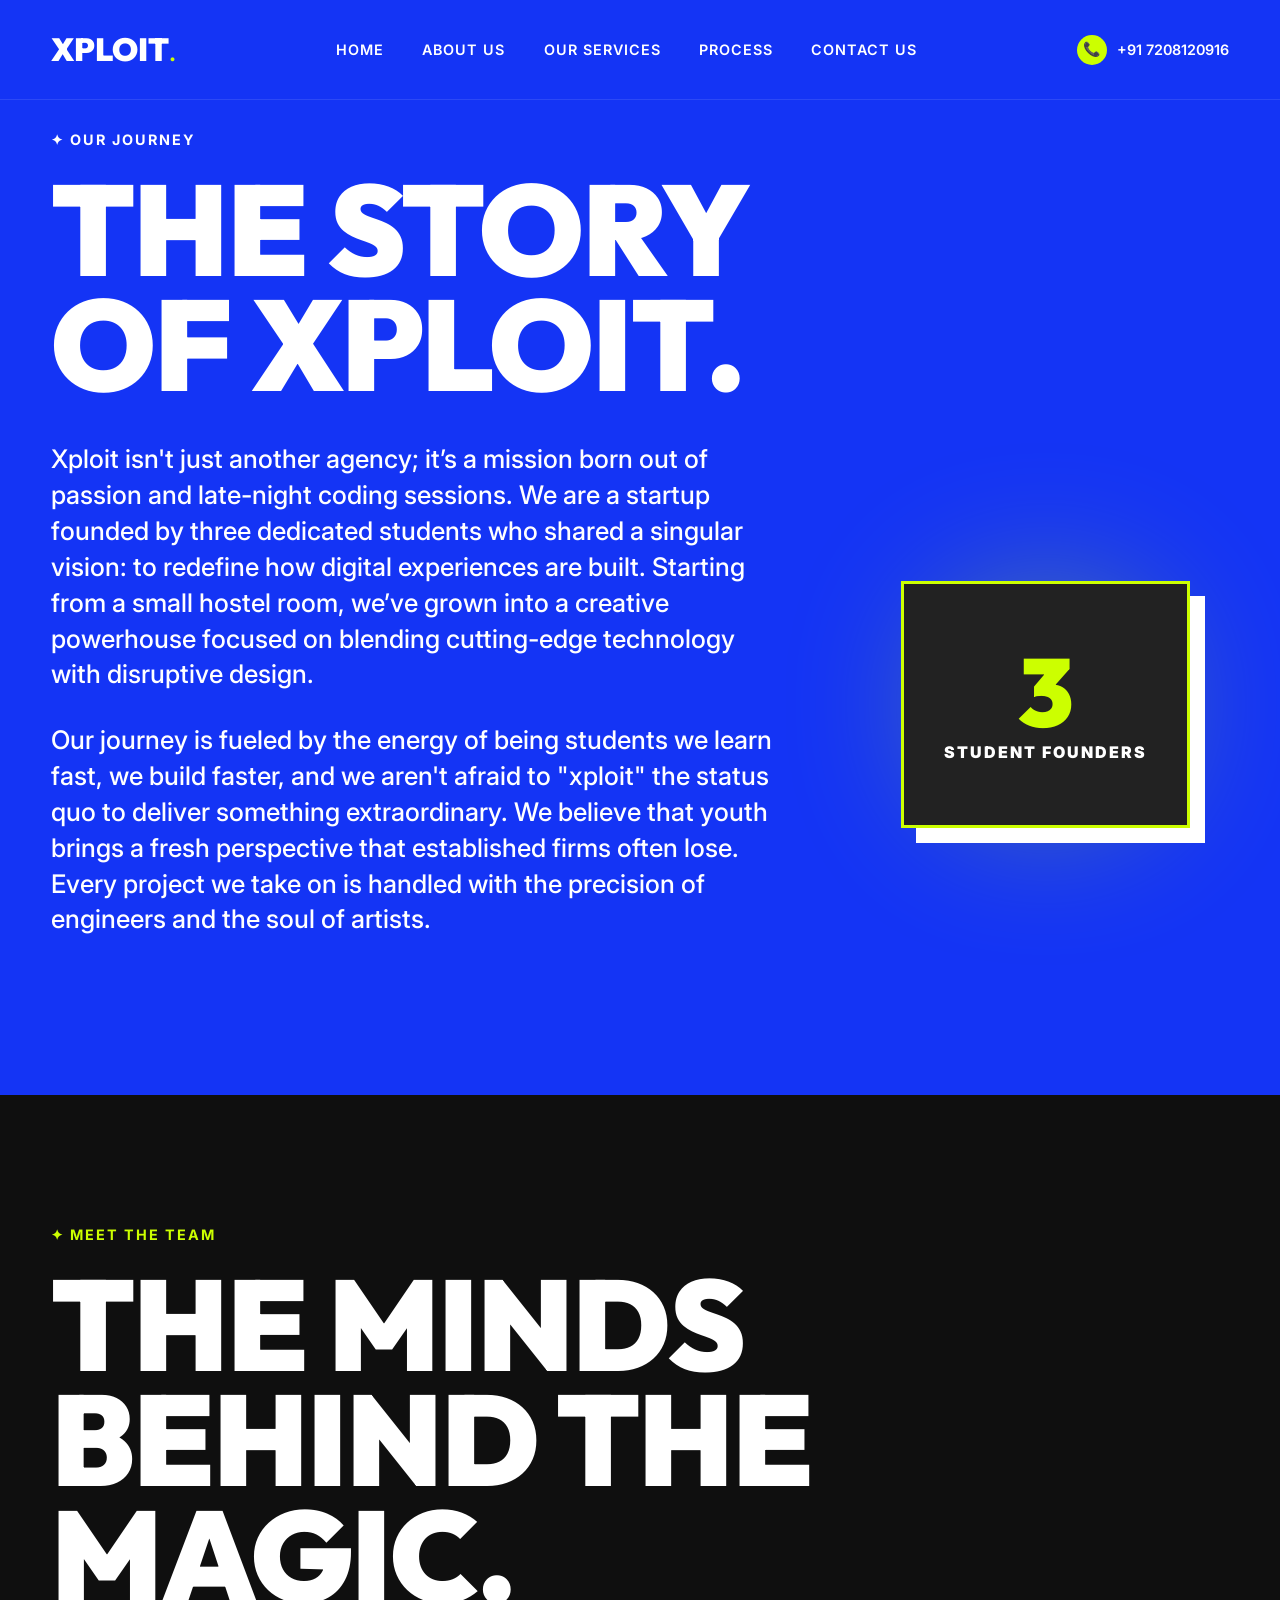
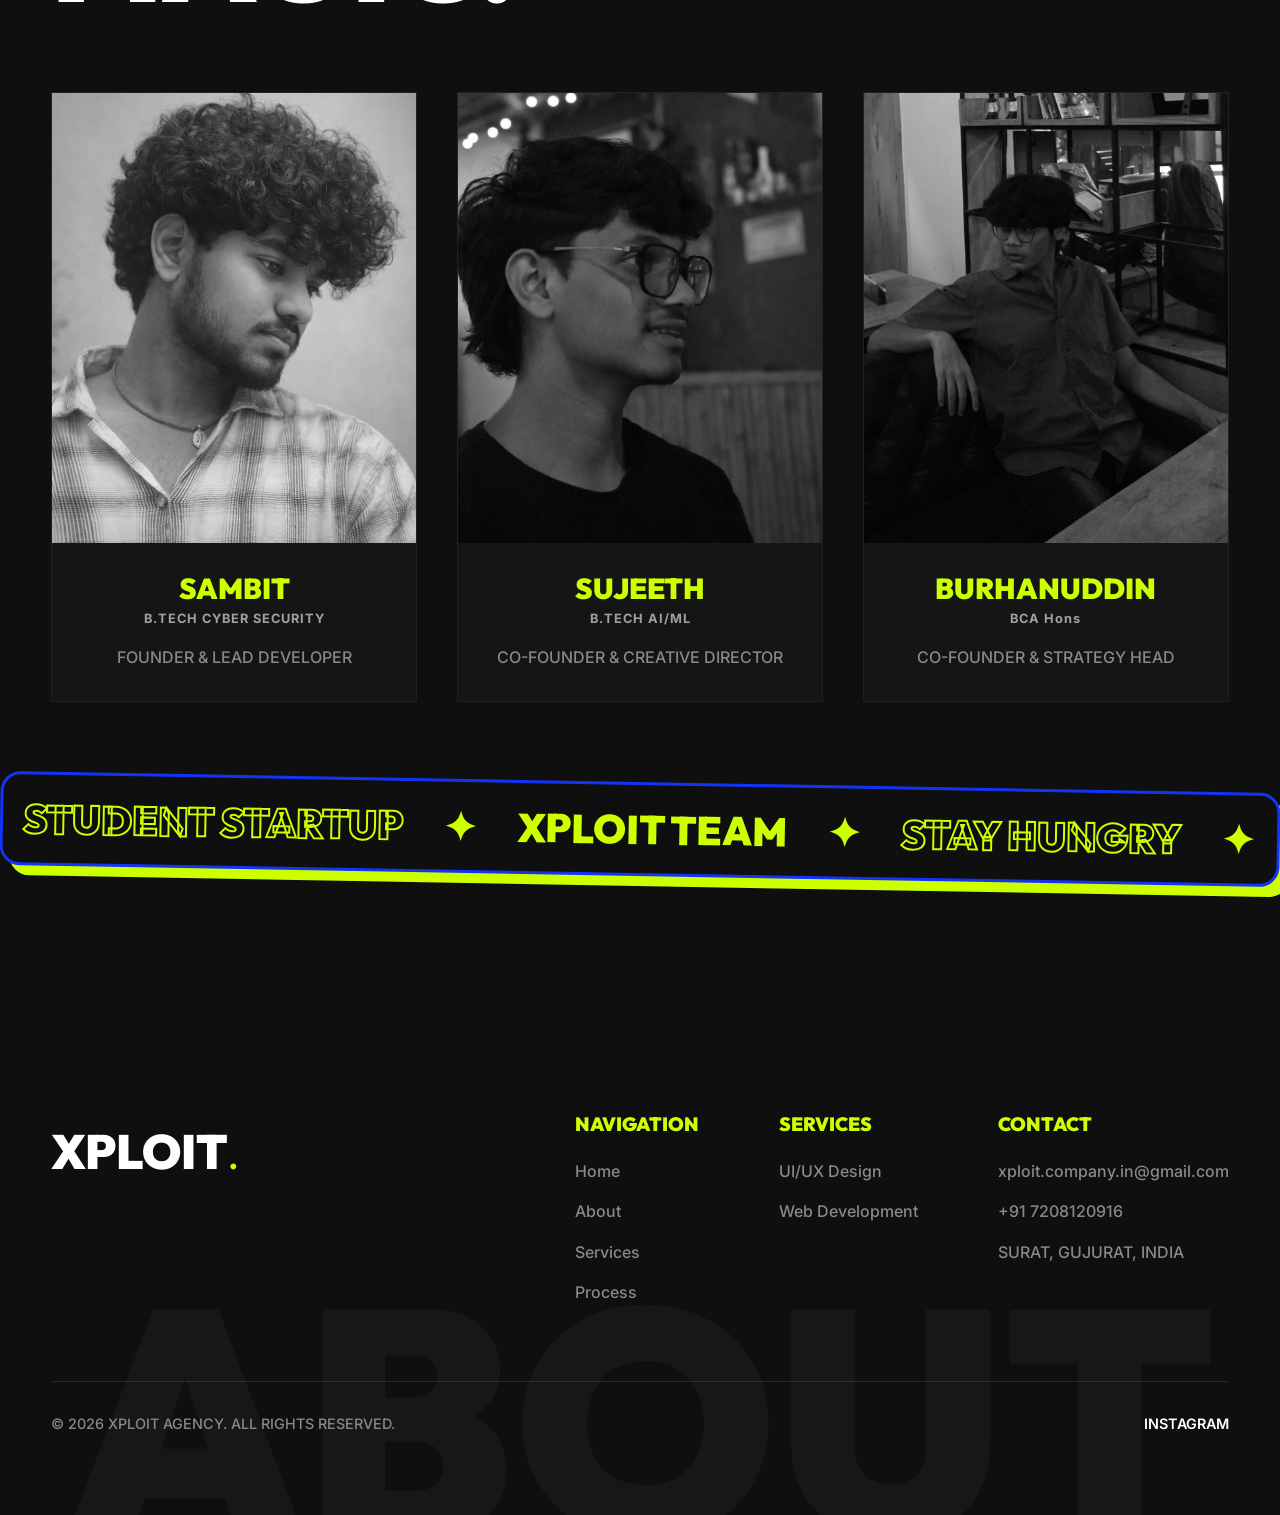
<file: about.html>
<!DOCTYPE html>
<html lang="en">

<head>
    <meta charset="UTF-8">
    <meta name="viewport" content="width=device-width, initial-scale=1.0">
    <title>About Us | Xploit Agency</title>
    <meta name="description" content="Learn about Xploit, a creative student-led startup pushing digital boundaries.">

    <!-- Google Fonts -->
    <link rel="preconnect" href="https://fonts.googleapis.com">
    <link rel="preconnect" href="https://fonts.gstatic.com" crossorigin>
    <link
        href="https://fonts.googleapis.com/css2?family=Outfit:wght@400;700;900&family=Inter:wght@400;500;600&display=swap"
        rel="stylesheet">

    <link rel="stylesheet" href="styles.css">
</head>

<body class="bg-darker">
    <header class="navbar">
        <div class="container">
            <a href="index.html" class="logo">
                <span class="logo-text">XPLOIT</span><span class="dot">.</span>
            </a>
            <nav class="nav-links">
                <a href="index.html">Home</a>
                <a href="about.html" class="active">About Us</a>
                <a href="services.html">Our Services</a>
                <a href="process.html">Process</a>
                <a href="contact.html">Contact Us</a>
            </nav>
            <div class="nav-contact">
                <span class="phone-icon">📞</span>
                <span class="phone-number">+91 7208120916</span>
            </div>
            <button class="mobile-menu-btn" aria-label="Toggle menu">
                <span></span>
                <span></span>
                <span></span>
            </button>
        </div>
    </header>

    <main>
        <!-- About Hero Section -->
        <section class="about-hero section-padding bg-blue">
            <div class="container">
                <div class="section-label text-white">✦ OUR JOURNEY</div>
                <h1 class="giant-text text-white">THE STORY<br>OF XPLOIT.</h1>
                <div class="about-intro-grid">
                    <div class="intro-left">
                        <p class="big-para">
                            Xploit isn't just another agency; it’s a mission born out of passion and late-night coding
                            sessions. We are a startup founded by three dedicated students who shared a singular
                            vision: to redefine how digital experiences are built. Starting from a small hostel room,
                            we’ve grown into a creative powerhouse focused on blending cutting-edge technology with
                            disruptive design.
                        </p>
                        <p class="big-para">
                            Our journey is fueled by the energy of being students we learn fast, we build faster, and we
                            aren't afraid to "xploit" the status quo to deliver something extraordinary. We believe that
                            youth brings a fresh perspective that established firms often lose. Every project we take on
                            is handled with the precision of engineers and the soul of artists.
                        </p>
                    </div>
                    <div class="intro-right">
                        <div class="decorative-blob neon-bg"></div>
                        <div class="stat-card dark-card">
                            <h2 class="neon-text">3</h2>
                            <p>STUDENT FOUNDERS</p>
                        </div>
                    </div>
                </div>
            </div>
        </section>

        <!-- Team Section -->
        <section class="team-section section-padding bg-darker">
            <div class="container">
                <div class="section-top text-center">
                    <div class="section-label neon-text">✦ MEET THE TEAM</div>
                    <h2 class="giant-text">THE MINDS BEHIND THE MAGIC.</h2>
                </div>

                <div class="team-grid">
                    <!-- Member 1 -->
                    <div class="team-card">
                        <div class="member-image-wrapper">
                            <img src="asset/sambit.jpeg" alt="Sambit - Founder & Lead Developer">

                            <div class="member-overlay">
                                <a href="https://www.instagram.com/fr.sambit?igsh=c3Q3eGV4NDF1c3V1" target="_blank"
                                    class="social-link" title="Instagram">
                                    <svg viewBox="0 0 24 24" fill="none" stroke="currentColor" stroke-width="2"
                                        stroke-linecap="round" stroke-linejoin="round" style="width:20px;height:20px;">
                                        <rect x="2" y="2" width="20" height="20" rx="5" ry="5"></rect>
                                        <path d="M16 11.37A4 4 0 1 1 12.63 8 4 4 0 0 1 16 11.37z"></path>
                                        <line x1="17.5" y1="6.5" x2="17.51" y2="6.5"></line>
                                    </svg>
                                </a>
                                <a href="https://www.linkedin.com/in/sambit-swain-964b9b368" target="_blank"
                                    class="social-link" title="LinkedIn">
                                    <svg viewBox="0 0 24 24" fill="none" stroke="currentColor" stroke-width="2"
                                        stroke-linecap="round" stroke-linejoin="round" style="width:20px;height:20px;">
                                        <path
                                            d="M16 8a6 6 0 0 1 6 6v7h-4v-7a2 2 0 0 0-2-2 2 2 0 0 0-2 2v7h-4v-7a6 6 0 0 1 6-6z">
                                        </path>
                                        <rect x="2" y="9" width="4" height="12"></rect>
                                        <circle cx="4" cy="4" r="2"></circle>
                                    </svg>
                                </a>
                            </div>

                        </div>
                        <div class="member-info">
                            <h3 class="neon-text">SAMBIT</h3>
                            <p class="member-degree">B.TECH CYBER SECURITY</p>
                            <p class="member-role">FOUNDER & LEAD DEVELOPER</p>
                        </div>
                    </div>

                    <!-- Member 2 -->
                    <div class="team-card">
                        <div class="member-image-wrapper">
                            <img src="asset/sujeet.jpeg" alt="Sujeet - Co-Founder & Creative Director">

                            <div class="member-overlay">
                                <a href="https://www.instagram.com/ssup.sujeeth?igsh=ZzNwemlsenI0bHh4" target="_blank"
                                    class="social-link" title="Instagram">
                                    <svg viewBox="0 0 24 24" fill="none" stroke="currentColor" stroke-width="2"
                                        stroke-linecap="round" stroke-linejoin="round" style="width:20px;height:20px;">
                                        <rect x="2" y="2" width="20" height="20" rx="5" ry="5"></rect>
                                        <path d="M16 11.37A4 4 0 1 1 12.63 8 4 4 0 0 1 16 11.37z"></path>
                                        <line x1="17.5" y1="6.5" x2="17.51" y2="6.5"></line>
                                    </svg>
                                </a>
                                <a href="https://www.linkedin.com/in/gangadi-sujeeth-b37199378?utm_source=share&utm_campaign=share_via&utm_content=profile&utm_medium=android_app"
                                    target="_blank" class="social-link" title="LinkedIn">
                                    <svg viewBox="0 0 24 24" fill="none" stroke="currentColor" stroke-width="2"
                                        stroke-linecap="round" stroke-linejoin="round" style="width:20px;height:20px;">
                                        <path
                                            d="M16 8a6 6 0 0 1 6 6v7h-4v-7a2 2 0 0 0-2-2 2 2 0 0 0-2 2v7h-4v-7a6 6 0 0 1 6-6z">
                                        </path>
                                        <rect x="2" y="9" width="4" height="12"></rect>
                                        <circle cx="4" cy="4" r="2"></circle>
                                    </svg>
                                </a>
                            </div>

                        </div>
                        <div class="member-info">
                            <h3 class="neon-text">SUJEETH</h3>
                            <p class="member-degree">B.TECH AI/ML</p>
                            <p class="member-role">CO-FOUNDER & CREATIVE DIRECTOR</p>
                        </div>
                    </div>

                    <!-- Member 3 -->
                    <div class="team-card">
                        <div class="member-image-wrapper">
                            <img src="asset/burhan.jpeg" alt="Burhanuddin - Co-Founder & Strategy Head">

                            <div class="member-overlay">
                                <a href="https://www.instagram.com/brh_nudn?igsh=ejQ1eXQzMTE2a3U2" target="_blank"
                                    class="social-link" title="Instagram">
                                    <svg viewBox="0 0 24 24" fill="none" stroke="currentColor" stroke-width="2"
                                        stroke-linecap="round" stroke-linejoin="round" style="width:20px;height:20px;">
                                        <rect x="2" y="2" width="20" height="20" rx="5" ry="5"></rect>
                                        <path d="M16 11.37A4 4 0 1 1 12.63 8 4 4 0 0 1 16 11.37z"></path>
                                        <line x1="17.5" y1="6.5" x2="17.51" y2="6.5"></line>
                                    </svg>
                                </a>
                                <a href="https://www.linkedin.com/in/burhanuddin-mandarwala-b36473372?utm_source=share_via&utm_content=profile&utm_medium=member_android"
                                    target="_blank" class="social-link" title="LinkedIn">
                                    <svg viewBox="0 0 24 24" fill="none" stroke="currentColor" stroke-width="2"
                                        stroke-linecap="round" stroke-linejoin="round" style="width:20px;height:20px;">
                                        <path
                                            d="M16 8a6 6 0 0 1 6 6v7h-4v-7a2 2 0 0 0-2-2 2 2 0 0 0-2 2v7h-4v-7a6 6 0 0 1 6-6z">
                                        </path>
                                        <rect x="2" y="9" width="4" height="12"></rect>
                                        <circle cx="4" cy="4" r="2"></circle>
                                    </svg>
                                </a>
                            </div>

                        </div>
                        <div class="member-info">
                            <h3 class="neon-text">BURHANUDDIN</h3>
                            <p class="member-degree">BCA Hons</p>
                            <p class="member-role">CO-FOUNDER & STRATEGY HEAD</p>
                        </div>
                    </div>
                </div>
            </div>

            <!-- Funky Decorative Strip -->
            <div class="funky-strip" style="margin-top: 80px;">
                <div class="funky-marquee">
                    <span class="outline">STUDENT STARTUP</span> <span>✦</span>
                    <span>XPLOIT TEAM</span> <span>✦</span>
                    <span class="outline">STAY HUNGRY</span> <span>✦</span>
                    <span>BUILDING THE FUTURE</span> <span>✦</span>
                    <span class="outline">STUDENT STARTUP</span> <span>✦</span>
                    <span>XPLOIT TEAM</span> <span>✦</span>
                    <span class="outline">STAY HUNGRY</span> <span>✦</span>
                    <span>BUILDING THE FUTURE</span> <span>✦</span>
                </div>
            </div>
        </section>
    </main>

    <footer class="big-footer bg-darker">
        <div class="container">
            <div class="footer-top">
                <div class="footer-brand">
                    <a href="index.html" class="logo">
                        <span class="logo-text text-white">XPLOIT</span><span class="dot neon-text">.</span>
                    </a>
                </div>
                <div class="footer-links-grid">
                    <div class="footer-column">
                        <h4>NAVIGATION</h4>
                        <a href="index.html">Home</a>
                        <a href="about.html">About</a>
                        <a href="services.html">Services</a>
                        <a href="process.html">Process</a>
                    </div>
                    <div class="footer-column">
                        <h4>SERVICES</h4>
                        <a href="#">UI/UX Design</a>
                        <a href="#">Web Development</a>
                    </div>
                    <div class="footer-column">
                        <h4>CONTACT</h4>
                        <a href="mailto:xploit.company.in@gmail.com">xploit.company.in@gmail.com</a>
                        <a href="tel:+917208120916">+91 7208120916</a>
                        <a href="#">SURAT, GUJURAT, INDIA</a>
                    </div>
                </div>
            </div>

            <div class="footer-bottom">
                <div class="copyright">&copy; 2026 XPLOIT AGENCY. ALL RIGHTS RESERVED.</div>
                <div class="socials">
                    <a href="#">INSTAGRAM</a>
                </div>
            </div>
        </div>
        <div class="footer-watermark">ABOUT</div>
    </footer>

    <script src="script.js"></script>
</body>

</html>
</file>
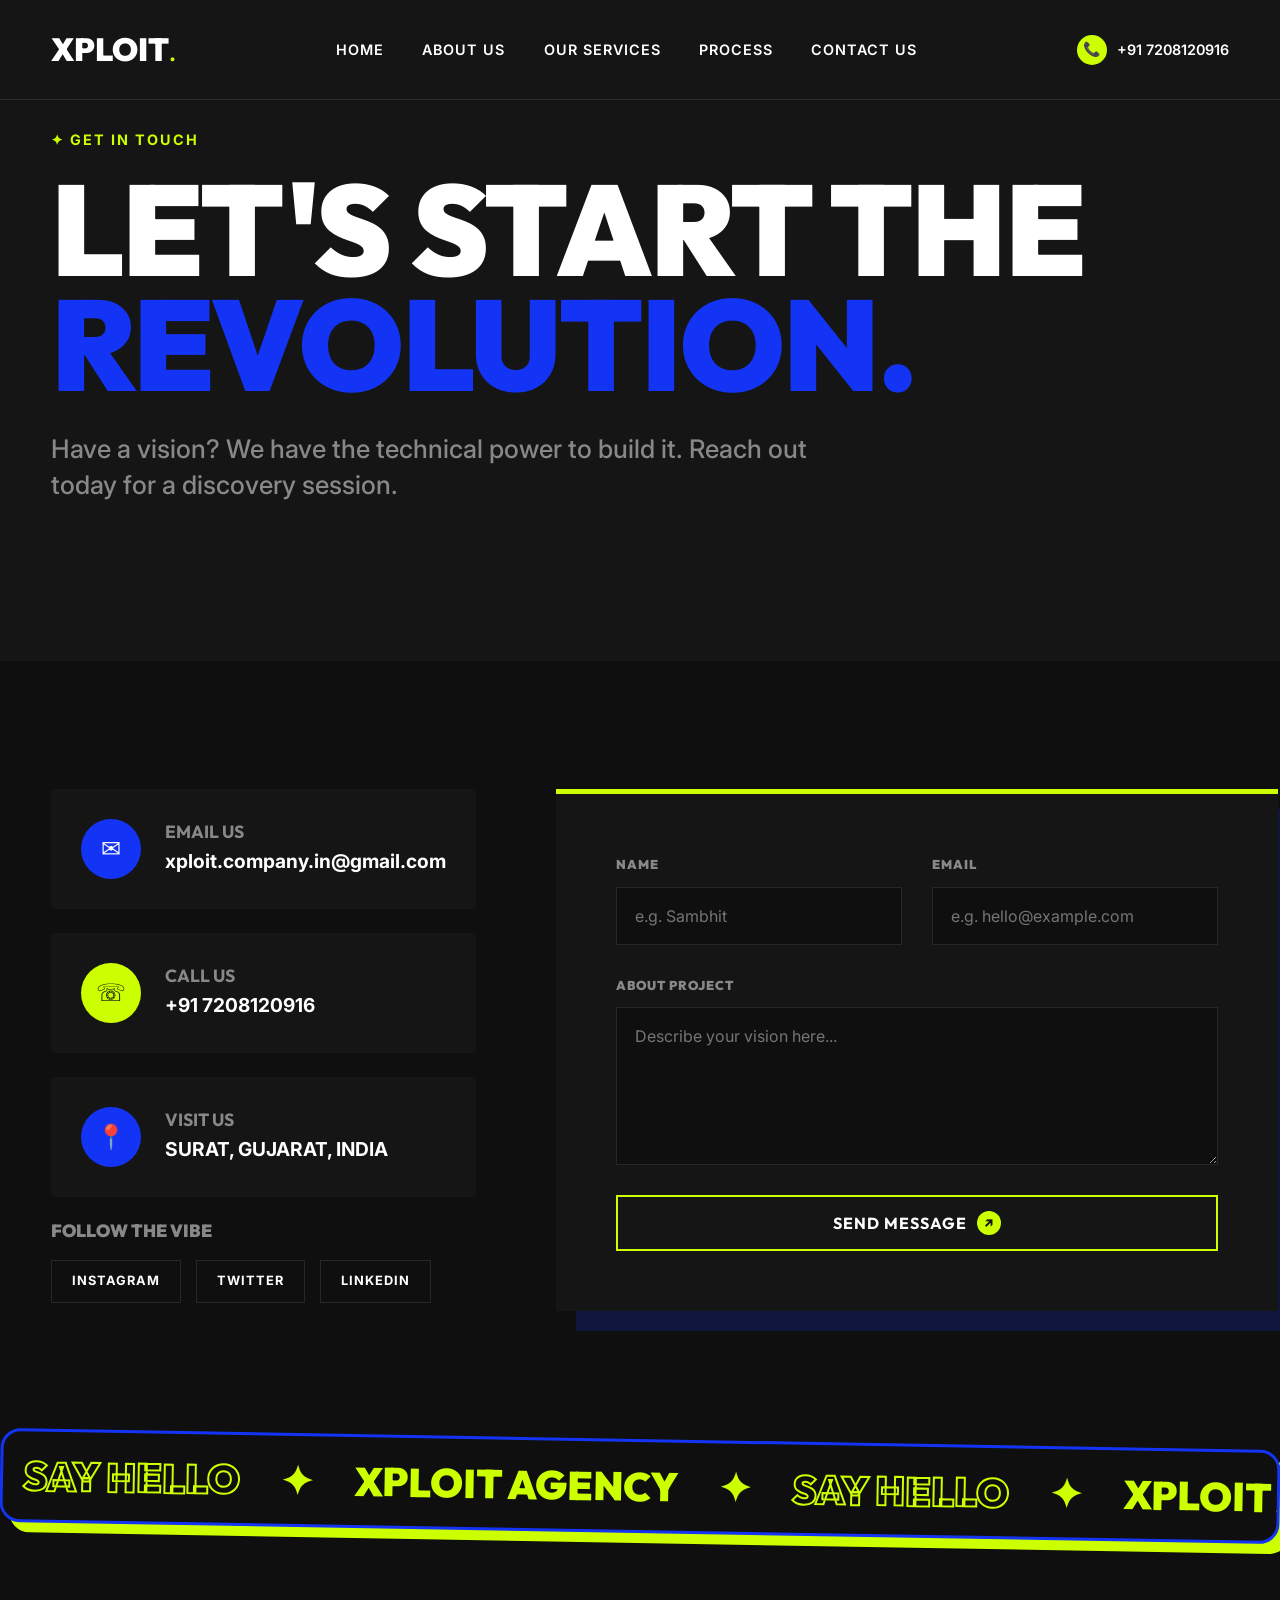
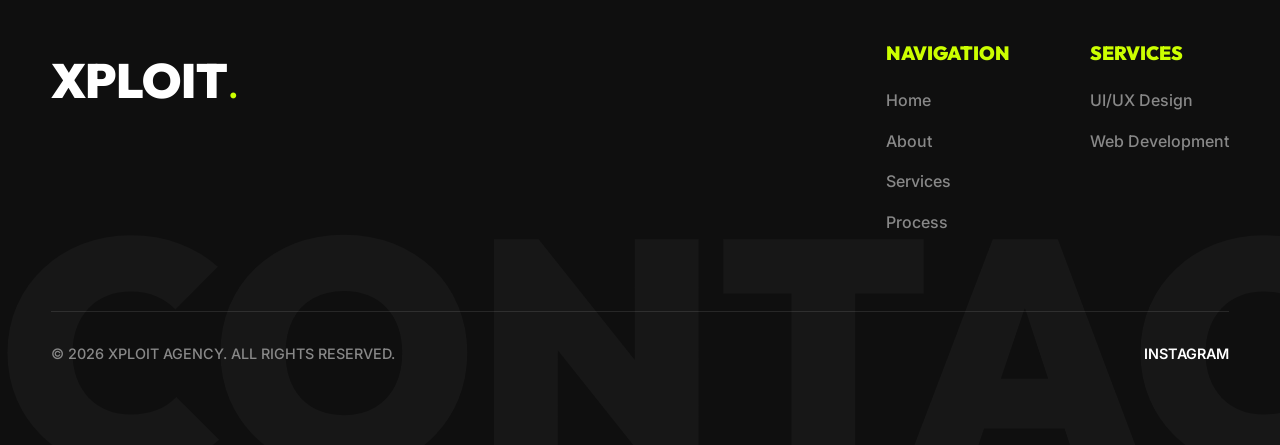
<file: contact.html>
<!DOCTYPE html>
<html lang="en">
<head>
    <meta charset="UTF-8">
    <meta name="viewport" content="width=device-width, initial-scale=1.0">
    <title>Contact Us | Xploit Agency</title>
    <meta name="description" content="Get in touch with Xploit Agency for high-end digital solutions.">
    
    <!-- Google Fonts -->
    <link rel="preconnect" href="https://fonts.googleapis.com">
    <link rel="preconnect" href="https://fonts.gstatic.com" crossorigin>
    <link href="https://fonts.googleapis.com/css2?family=Outfit:wght@400;700;900&family=Inter:wght@400;500;600&display=swap" rel="stylesheet">
    
    <link rel="stylesheet" href="styles.css">
</head>
<body class="bg-darker text-white">
    <header class="navbar">
        <div class="container">
            <a href="index.html" class="logo">
                <span class="logo-text">XPLOIT</span><span class="dot">.</span>
            </a>
            <nav class="nav-links">
                <a href="index.html">Home</a>
                <a href="about.html">About Us</a>
                <a href="services.html">Our Services</a>
                <a href="process.html">Process</a>
                <a href="contact.html" class="active">Contact Us</a>
            </nav>
            <div class="nav-contact">
                <span class="phone-icon">📞</span>
                <span class="phone-number">+91 7208120916</span>
            </div>
            <button class="mobile-menu-btn" aria-label="Toggle menu">
                <span></span>
                <span></span>
                <span></span>
            </button>
        </div>
    </header>

    <main>
        <!-- Contact Hero -->
        <section class="contact-hero section-padding bg-dark">
            <div class="container">
                <div class="section-label neon-text">✦ GET IN TOUCH</div>
                <h1 class="giant-text">LET'S START THE<br><span class="text-blue">REVOLUTION.</span></h1>
                <p class="big-para" style="max-width: 800px; margin-top: 30px; color: var(--color-grey);">
                    Have a vision? We have the technical power to build it. Reach out today for a discovery session.
                </p>
            </div>
        </section>

        <!-- Contact Content Section -->
        <section class="contact-main-section section-padding">
            <div class="container">
                <div class="contact-grid">
                    
                    <!-- Left: Contact Details -->
                    <div class="contact-details">
                        <div class="contact-method-card">
                            <span class="method-icon blue-bg">✉</span>
                            <div class="method-info">
                                <h3>EMAIL US</h3>
                                <a href="mailto:xploit.company.in@gmail.com">xploit.company.in@gmail.com</a>
                            </div>
                        </div>

                        <div class="contact-method-card">
                            <span class="method-icon neon-bg" style="color:var(--color-dark)">☏</span>
                            <div class="method-info">
                                <h3>CALL US</h3>
                                <a href="tel:+917208120916">+91 7208120916</a>
                            </div>
                        </div>

                        <div class="contact-method-card">
                            <span class="method-icon blue-bg">📍</span>
                            <div class="method-info">
                                <h3>VISIT US</h3>
                                <p>SURAT, GUJARAT, INDIA</p>
                            </div>
                        </div>

                        <div class="social-box mt-4">
                            <h3>FOLLOW THE VIBE</h3>
                            <div class="social-links-grid">
                                <a href="#" class="social-tag">INSTAGRAM</a>
                                <a href="#" class="social-tag">TWITTER</a>
                                <a href="#" class="social-tag">LINKEDIN</a>
                            </div>
                        </div>
                    </div>

                    <!-- Right: Sleek Form -->
                    <div class="contact-form-wrapper">
                        <form id="xploit-contact-form" class="modern-form">
                            <div class="form-row">
                                <div class="input-group">
                                    <label>NAME</label>
                                    <input type="text" placeholder="e.g. Sambhit" required>
                                </div>
                                <div class="input-group">
                                    <label>EMAIL</label>
                                    <input type="email" placeholder="e.g. hello@example.com" required>
                                </div>

                            </div>

                             <!-- Removed Service selection as requested -->


                            <div class="input-group">
                                <label>ABOUT PROJECT</label>
                                <textarea placeholder="Describe your vision here..." rows="6" required></textarea>

                            </div>

                            <button type="submit" class="btn btn-outline-neon" style="width: 100%; justify-content: center;">
                                SEND MESSAGE <span>↗</span>
                            </button>
                        </form>
                    </div>

                </div>
            </div>
        </section>

        <!-- Decorative Strip -->
        <div class="funky-strip">
            <div class="funky-marquee">
                <span class="outline">SAY HELLO</span> <span>✦</span>
                <span>XPLOIT AGENCY</span> <span>✦</span>
                <span class="outline">SAY HELLO</span> <span>✦</span>
                <span>XPLOIT AGENCY</span> <span>✦</span>
                <span class="outline">SAY HELLO</span> <span>✦</span>
                <span>XPLOIT AGENCY</span> <span>✦</span>
                <span class="outline">SAY HELLO</span> <span>✦</span>
                <span>XPLOIT AGENCY</span> <span>✦</span>
            </div>
        </div>
    </main>

    <footer class="big-footer bg-darker">
        <div class="container">
            <div class="footer-top">
                <div class="footer-brand">
                    <a href="index.html" class="logo">
                        <span class="logo-text text-white">XPLOIT</span><span class="dot neon-text">.</span>
                    </a>
                </div>
                <div class="footer-links-grid">
                    <div class="footer-column">
                        <h4>NAVIGATION</h4>
                        <a href="index.html">Home</a>
                        <a href="about.html">About</a>
                        <a href="services.html">Services</a>
                        <a href="process.html">Process</a>
                    </div>
                    <div class="footer-column">
                        <h4>SERVICES</h4>
                        <a href="#">UI/UX Design</a>
                        <a href="#">Web Development</a>
                    </div>
                </div>
            </div>
            <div class="footer-bottom">
                <div class="copyright">&copy; 2026 XPLOIT AGENCY. ALL RIGHTS RESERVED.</div>
                <div class="socials">
                    <a href="#">INSTAGRAM</a>
                </div>
            </div>
        </div>
        <div class="footer-watermark">CONTACT</div>
    </footer>

    <script src="script.js"></script>
</body>
</html>
</file>
<file: styles.css>
/* CSS Reset & Variables */
:root {
    /* Xploit Theme Colors */
    --color-blue: #1434F5;
    --color-neon: #CCFF00;
    --color-dark: #151515;
    --color-darker: #0F0F0F;
    --color-dark-grey: #222222;
    --color-light: #F4F4F4;
    --color-white: #FFFFFF;
    --color-grey: #888888;
    
    /* Typography */
    --font-heading: 'Outfit', sans-serif;
    --font-body: 'Inter', sans-serif;
    
    /* Layout */
    --transition: all 0.3s cubic-bezier(0.25, 0.8, 0.25, 1);
}

* { margin: 0; padding: 0; box-sizing: border-box; }
html { scroll-behavior: smooth; }
body {
    background-color: var(--color-darker);
    color: var(--color-white);
    font-family: var(--font-body);
    line-height: 1.6;
    overflow-x: hidden;
}

/* Backgrounds & Text Colors */
.bg-blue { background-color: var(--color-blue); }
.bg-dark { background-color: var(--color-dark); }
.bg-darker { background-color: var(--color-darker); }
.bg-light { background-color: var(--color-light); }
.bg-neon { background-color: var(--color-neon); }

.neon-bg { background-color: var(--color-neon); }
.blue-bg { background-color: var(--color-blue); }

.text-white { color: var(--color-white) !important; }
.text-dark { color: var(--color-darker) !important; }
.neon-text { color: var(--color-neon) !important; }
.text-blue { color: var(--color-blue) !important; }
.text-grey { color: var(--color-grey) !important; }

/* Base Container */
.container {
    width: 100%;
    max-width: 1600px; 
    margin: 0 auto;
    padding: 0 4vw;
}

/* Typography Base */
h1, h2, h3, h4, h5, .logo-text, .giant-text, .stat-number {
    font-family: var(--font-heading);
    font-weight: 900;
    text-transform: uppercase;
    line-height: 1.1;
}

/* Buttons */
.btn {
    display: inline-flex;
    align-items: center;
    gap: 10px;
    padding: 14px 28px;
    border-radius: 0; /* Boxy buttons for this theme */
    font-family: var(--font-heading);
    font-weight: 700;
    font-size: 1rem;
    text-transform: uppercase;
    text-decoration: none;
    transition: var(--transition);
    cursor: pointer;
    letter-spacing: 1px;
}

.btn-outline-neon {
    border: 2px solid var(--color-neon);
    color: var(--color-white);
    background: transparent;
}
.btn-outline-neon:hover {
    background: var(--color-neon);
    color: var(--color-dark);
}
.btn-outline-neon span {
    background: var(--color-neon);
    color: var(--color-dark);
    border-radius: 50%;
    width: 24px;
    height: 24px;
    display: flex;
    justify-content: center;
    align-items: center;
    font-size: 0.9rem;
}
.btn-outline-neon:hover span {
    background: var(--color-white);
}

.btn-dark-outline {
    border: 2px solid rgba(255,255,255,0.2);
    color: var(--color-white);
}
.btn-dark-outline:hover {
    border-color: var(--color-neon);
    color: var(--color-neon);
}

.btn-outline-dark {
    border: 2px solid var(--color-darker);
    color: var(--color-darker);
}
.btn-outline-dark:hover {
    background: var(--color-darker);
    color: var(--color-neon);
}

.btn-solid-dark {
    background: var(--color-darker);
    color: var(--color-white);
    border: 2px solid var(--color-darker);
}
.btn-solid-dark:hover {
    background: transparent;
    color: var(--color-darker);
}

/* Section Spacing */
.section-padding { padding: clamp(80px, 10vw, 140px) 0; }

/* Navbar */
.navbar {
    position: absolute;
    top: 0;
    left: 0;
    width: 100%;
    height: 100px;
    display: flex;
    align-items: center;
    z-index: 1000;
    background: transparent;
    border-bottom: 1px solid rgba(255,255,255,0.1);
    transition: background 0.3s ease;
}

.navbar.scrolled {
    position: fixed;
    background: var(--color-blue);
    box-shadow: 0 10px 30px rgba(0,0,0,0.3);
}

.navbar:has(.mobile-menu-btn.active) {
    background: transparent !important;
    box-shadow: none !important;
}


.navbar .container {
    display: flex;
    justify-content: space-between;
    align-items: center;
}

.logo {
    text-decoration: none;
    font-size: 2rem;
    color: var(--color-white);
    display: flex;
    align-items: baseline;
}
.logo .dot { color: var(--color-neon); }

.nav-links { display: flex; gap: 3vw; }
.nav-links a {
    text-decoration: none;
    color: var(--color-white);
    font-weight: 600;
    font-size: 0.9rem;
    text-transform: uppercase;
    letter-spacing: 1px;
    transition: var(--transition);
}
.nav-links a:hover, .nav-links a.active { color: var(--color-neon); }

.nav-contact {
    display: flex;
    align-items: center;
    gap: 10px;
    color: var(--color-white);
    font-weight: 600;
    font-size: 0.9rem;
}
.nav-contact .phone-icon {
    background: var(--color-neon);
    color: var(--color-dark);
    width: 30px;
    height: 30px;
    border-radius: 50%;
    display: flex;
    justify-content: center;
    align-items: center;
    font-size: 14px;
}

.mobile-menu-btn { display: none; background: none; border: none; cursor: pointer; flex-direction: column; gap: 6px; z-index: 1001; }
.mobile-menu-btn span { display: block; width: 30px; height: 3px; background-color: var(--color-white); transition: var(--transition); }

/* Hero Section */
.hero {
    min-height: 100vh;
    padding-top: 150px;
    position: relative;
    overflow: hidden;
    display: flex;
    align-items: center;
}

.hero-grid {
    display: flex;
    justify-content: space-between;
    align-items: flex-start;
    position: relative;
    z-index: 2;
    width: 100%;
}

.hero-stats {
    flex: 0 0 180px;
    display: flex;
    flex-direction: column;
    gap: 40px;
}

.stat-number {
    font-size: 2.5rem;
    color: var(--color-white);
    margin-bottom: 5px;
}
.stat-number .neon-plus { color: var(--color-neon); }
.stat-label {
    font-size: 0.8rem;
    font-weight: 600;
    color: rgba(255,255,255,0.7);
    text-transform: uppercase;
    letter-spacing: 1px;
}

.hero-center {
    flex: 1;
    text-align: center;
    position: relative;
    z-index: 10;
}

.giant-text {
    font-size: clamp(4rem, 10vw, 12rem);
    line-height: 0.9;
    letter-spacing: -2px;
}

.hero-right {
    flex: 0 0 250px;
    display: flex;
    flex-direction: column;
    align-items: flex-end;
    text-align: right;
    gap: 30px;
}

.decorative-star {
    color: var(--color-neon);
    font-size: 3rem;
    line-height: 1;
}

.hero-desc {
    color: rgba(255,255,255,0.9);
    font-size: 0.95rem;
}

.hero-outline-bg {
    position: absolute;
    top: 50%;
    left: 50%;
    transform: translate(-50%, -50%);
    font-family: var(--font-heading);
    font-size: clamp(10rem, 25vw, 30rem);
    font-weight: 900;
    color: transparent;
    -webkit-text-stroke: 2px rgba(255,255,255,0.1);
    z-index: 1;
    pointer-events: none;
    white-space: nowrap;
}

/* Marquee Strip */
.marquee-strip {
    background: var(--color-neon);
    padding: 20px 0;
    overflow: hidden;
    position: relative;
    white-space: nowrap;
    display: flex;
    align-items: center;
}

.marquee-content {
    display: inline-flex;
    animation: marquee 20s linear infinite;
}

.marquee-content span {
    font-family: var(--font-heading);
    font-weight: 900;
    font-size: 1.5rem;
    color: var(--color-darker);
    text-transform: uppercase;
    margin: 0 30px;
}
.marquee-content .plus {
    margin: 0;
}

@keyframes marquee {
    0% { transform: translateX(0); }
    100% { transform: translateX(-50%); }
}

/* Section Headers */
.section-label {
    font-size: 0.9rem;
    font-weight: 700;
    letter-spacing: 2px;
    margin-bottom: 20px;
}

.section-top { margin-bottom: 60px; }
.section-title-wrapper {
    display: flex;
    justify-content: space-between;
    align-items: flex-end;
    gap: 40px;
    flex-wrap: wrap;
}

.what-we-do h2 {
    font-size: clamp(2rem, 4vw, 3.5rem);
    max-width: 800px;
}

/* Services Cards / What We Do */
.services-cards {
    display: grid;
    grid-template-columns: repeat(3, 1fr);
    gap: 30px;
}

.svc-card {
    padding: 40px;
    display: flex;
    flex-direction: column;
    gap: 20px;
    border-radius: 4px;
    transition: transform 0.3s ease;
}

.svc-card:hover { transform: translateY(-10px); }

.dark-card { background: var(--color-dark-grey); }
.blue-card { background: var(--color-blue); }

.svc-top {
    display: flex;
    justify-content: space-between;
    align-items: flex-start;
    gap: 20px;
}

.svc-card h3 { font-size: 1.5rem; }
.svc-card p { font-size: 0.95rem; opacity: 0.8; margin-bottom: 20px; }

.arrow-circle {
    width: 40px;
    height: 40px;
    border-radius: 50%;
    display: flex;
    justify-content: center;
    align-items: center;
    font-weight: bold;
    font-size: 1.2rem;
    flex-shrink: 0;
}
.arrow-circle.neon-arrow { background: var(--color-neon); color: var(--color-dark); }

.svc-image {
    width: 100%;
    height: 200px;
    background-size: cover;
    background-position: center;
    margin-top: auto;
}
.placeholder-img-1 { background-image: url('https://images.unsplash.com/photo-1542744173-8e7e53415bb0?q=80&w=800'); }
.placeholder-img-2 { background-image: url('https://images.unsplash.com/photo-1551288049-bebda4e38f71?q=80&w=800'); }
.placeholder-img-3 { background-image: url('https://images.unsplash.com/photo-1552664730-d307ca884978?q=80&w=800'); }

/* About / Who We Are */
.who-we-are { overflow: hidden; }

.about-grid {
    display: grid;
    grid-template-columns: 1fr 1fr 1fr;
    gap: 5vw;
    align-items: center;
    margin-bottom: 80px;
}

.about-left h2 { font-size: clamp(2rem, 3.5vw, 3.5rem); margin-bottom: 20px; }
.about-left p { margin-bottom: 30px; font-size: 1.05rem; }

.about-badges { display: flex; flex-direction: column; gap: 15px; }
.badge-item { display: flex; align-items: center; gap: 15px; }
.badge-icon {
    width: 36px; height: 36px; border-radius: 50%;
    display: flex; justify-content: center; align-items: center;
    color: var(--color-dark); font-weight: bold; font-size: 1.2rem;
}
.badge-item .blue-bg { color: var(--color-white); }
.badge-text { font-weight: 700; color: var(--color-darker); font-size: 0.9rem; }

.portrait-image-wrapper img {
    width: 100%;
    height: 600px;
    object-fit: cover;
    object-position: center top;
}

.intro-box {
    background: #fff;
    padding: 20px;
    box-shadow: 0 10px 30px rgba(0,0,0,0.05);
    margin-bottom: 40px;
    border-top: 4px solid var(--color-neon);
}
.intro-box img { width: 100%; height: 120px; object-fit: cover; margin-bottom: 15px; }
.intro-box p { font-size: 0.9rem; color: var(--color-dark-grey); font-weight: 600;}

.progress-container { display: flex; flex-direction: column; gap: 20px; }
.progress-item { width: 100%; }
.progress-top { display: flex; justify-content: space-between; margin-bottom: 8px; font-weight: 700; color: var(--color-darker); font-size: 0.9rem;}
.progress-bar { width: 100%; height: 8px; background: #e0e0e0; border-radius: 4px; overflow: hidden; }
.progress-fill { height: 100%; }

/* Funky Marquee Strip */
.funky-strip {
    background: var(--color-darker);
    padding: 24px 0;
    margin-bottom: 30px;
    border-radius: 20px;
    overflow: hidden;
    display: flex;
    white-space: nowrap;
    border: 3px solid var(--color-blue);
    position: relative;
    box-shadow: 10px 10px 0 var(--color-neon);
    transform: rotate(1deg);
    transition: var(--transition);
}
.funky-strip:hover {
    transform: rotate(-1deg);
    box-shadow: -10px 10px 0 var(--color-blue);
    border-color: var(--color-neon);
}
.funky-marquee {
    display: inline-flex;
    animation: marquee 12s linear infinite;
    align-items: center;
}
.funky-marquee span {
    font-family: var(--font-heading);
    font-weight: 900;
    font-size: 2.5rem;
    color: var(--color-neon);
    margin: 0 20px;
    line-height: 1;
}
.funky-marquee span.outline {
    color: transparent;
    -webkit-text-stroke: 2px var(--color-neon);
}

/* Neon Callout */
.neon-callout-strip {
    padding: 40px;
    text-align: center;
    font-family: var(--font-heading);
    font-weight: 900;
    font-size: clamp(1.5rem, 3vw, 2.5rem);
    letter-spacing: 1px;
}

/* Process Section */
.process h2 { font-size: clamp(2rem, 3.5vw, 3.5rem); max-width: 800px; margin: 0 auto; }
.process-steps {
    display: grid;
    grid-template-columns: repeat(4, 1fr);
    gap: 30px;
    margin-top: 60px;
}
.step-card {
    padding: 30px 0;
    border-top: 1px solid rgba(255,255,255,0.1);
}
.step-number { font-size: 3rem; margin-bottom: 15px; }
.step-card h3 { font-size: 1.2rem; }

/* CTA Banner */
.cta-flex { display: flex; justify-content: space-between; align-items: center; flex-wrap: wrap; gap: 30px; }
.giant-cta { font-size: clamp(2.5rem, 5vw, 4.5rem); letter-spacing: -1px; }

/* Big Footer */
.big-footer { padding: 80px 0; position: relative; overflow: hidden; }
.footer-top { display: flex; gap: 60px; flex-wrap: wrap; margin-bottom: 60px; position: relative; z-index: 2;}
.footer-brand .logo-text { font-size: 3rem; }
.footer-brand .dot { font-size: 3rem; }

.footer-links-grid { display: flex; gap: 80px; flex-wrap: wrap; flex: 1; justify-content: flex-end; }
.footer-column h4 { font-size: 1.2rem; color: var(--color-white); margin-bottom: 24px; color: var(--color-neon);}
.footer-column a { display: block; color: var(--color-grey); text-decoration: none; margin-bottom: 15px; font-weight: 500; transition: var(--transition); }
.footer-column a:hover { color: var(--color-white); }

.footer-bottom { display: flex; justify-content: space-between; align-items: center; padding-top: 30px; border-top: 1px solid rgba(255,255,255,0.1); color: var(--color-grey); font-weight: 500; font-size: 0.9rem; position: relative; z-index: 2;}
.socials { display: flex; gap: 30px; }
.socials a { color: var(--color-white); text-decoration: none; font-weight: 600; font-size: 0.9rem; transition: var(--transition); }
.socials a:hover { color: var(--color-neon); }

/* Giant Watermark */
.footer-watermark {
    font-family: var(--font-heading);
    font-size: clamp(8rem, 25vw, 30rem);
    font-weight: 900;
    color: rgba(255, 255, 255, 0.03);
    text-align: center;
    line-height: 0.75;
    position: absolute;
    bottom: -5%;
    left: 50%;
    transform: translateX(-50%);
    width: 100%;
    pointer-events: none;
    z-index: 1;
}

/* Responsive Overrides */
@media (max-width: 1200px) {
    .about-grid { grid-template-columns: 1fr; }
    .about-center { order: -1; }
    .portrait-image-wrapper img { height: 400px; }
}

@media (max-width: 992px) {
    .hero-grid { flex-direction: column; align-items: center; text-align: center; gap: 50px; }
    .hero-stats { flex-direction: row; justify-content: center; flex-wrap: wrap; gap: 30px; }
    .hero-right { align-items: center; text-align: center; }
    
    .services-cards, .process-steps { grid-template-columns: 1fr; }
    .section-title-wrapper { flex-direction: column; align-items: flex-start; }
    .what-we-do h2 { max-width: 100%; }
    
    .brands-strip { flex-wrap: wrap; gap: 20px; justify-content: center; }
    .neon-callout-strip { display: flex; flex-direction: column; }
    .cta-flex { flex-direction: column; text-align: center; }
}

@media (max-width: 768px) {
    .nav-links, .nav-contact { display: none; }
    .mobile-menu-btn { display: flex; }

    /* Modern Overlay Style */
    .nav-links.mobile-active {
        display: flex;
        flex-direction: column;
        justify-content: center;
        align-items: flex-start;
        position: fixed;
        top: 0;
        left: 0;
        width: 100%;
        height: 100vh;
        background: rgba(15, 15, 15, 0.98);
        backdrop-filter: blur(20px);
        padding: 100px 10vw 40px;
        z-index: 999;
        transform: translateY(-100%);
        opacity: 0;
        transition: transform 0.6s cubic-bezier(1, 0, 0, 1), opacity 0.4s ease;
        border: none;
        box-shadow: none;
        overflow: hidden;
    }
    
    .nav-links.mobile-active.mobile-active {
        transform: translateY(0);
        opacity: 1;
    }
    
    .nav-links.mobile-active a {
        padding: 12px 0;
        border-bottom: none;
        text-align: left;
        width: auto;
        font-size: clamp(2rem, 10vw, 3.5rem);
        font-family: var(--font-heading);
        font-weight: 900;
        letter-spacing: -1px;
        line-height: 1;
        opacity: 0;
        transform: translateY(30px);
        transition: none; /* Controlled by animation */
    }

    .nav-links.mobile-active.mobile-active a {
        animation: linkSlideIn 0.8s cubic-bezier(0.25, 1, 0.5, 1) forwards;
    }

    .nav-links.mobile-active a:nth-child(1) { animation-delay: 0.1s; }
    .nav-links.mobile-active a:nth-child(2) { animation-delay: 0.2s; }
    .nav-links.mobile-active a:nth-child(3) { animation-delay: 0.3s; }
    .nav-links.mobile-active a:nth-child(4) { animation-delay: 0.4s; }
    .nav-links.mobile-active a:nth-child(5) { animation-delay: 0.5s; }

    @keyframes linkSlideIn {
        to {
            opacity: 1;
            transform: translateY(0);
        }
    }

    .nav-links.mobile-active a.active {
        color: var(--color-neon);
    }
    
    .nav-links.mobile-active a:hover {
        padding-left: 10px;
        color: var(--color-neon);
    }

    /* Watermark for mobile menu overlay background */
    .nav-links.mobile-active::after {
        content: "XPLOIT";
        position: absolute;
        bottom: 2rem;
        right: -10%;
        font-family: var(--font-heading);
        font-size: clamp(8rem, 30vw, 15rem);
        font-weight: 900;
        color: rgba(255, 255, 255, 0.025);
        pointer-events: none;
        z-index: -1;
        line-height: 1;
        letter-spacing: -5px;
    }

    .nav-links.mobile-active a::before {
        content: "●";
        color: var(--color-neon);
        font-size: 0.8rem;
        margin-right: 15px;
        opacity: 0;
        transition: opacity 0.3s ease;
    }
    .nav-links.mobile-active a.active::before {
        opacity: 1;
    }

    .mobile-menu-btn {
        position: relative;
        z-index: 1001;
    }

    .mobile-menu-btn.active span:nth-child(1) { background-color: var(--color-neon); }
    .mobile-menu-btn.active span:nth-child(3) { background-color: var(--color-neon); }


    
    .footer-top {
        display: flex;
        flex-direction: column;
        align-items: flex-start;
        text-align: left;
    }
    .footer-links-grid { 
        justify-content: flex-start; 
        text-align: left;
        width: 100%;
        display: grid;
        grid-template-columns: 1fr 1fr;
        gap: 40px 20px;
        margin-top: 20px;
    }
    .footer-column:last-child {
        grid-column: span 2;
    }
    .footer-brand {
        display: flex;
        flex-direction: column;
        align-items: flex-start;
        text-align: left;
    }
    .footer-bottom { 
        flex-direction: column; 
        gap: 20px; 
        align-items: flex-start;
        text-align: left; 
    }
}

/* About Page Specific Styles */
.big-para {
    font-size: clamp(1.2rem, 2vw, 1.8rem);
    line-height: 1.4;
    font-weight: 500;
    margin-bottom: 30px;
}

.about-intro-grid {
    display: grid;
    grid-template-columns: 2fr 1fr;
    gap: 80px;
    margin-top: 40px;
    align-items: center;
}

.intro-right {
    position: relative;
    display: flex;
    justify-content: center;
    align-items: center;
}

.decorative-blob {
    position: absolute;
    width: 200px;
    height: 200px;
    border-radius: 50%;
    filter: blur(80px);
    opacity: 0.5;
    z-index: 1;
}

.intro-right .stat-card {
    position: relative;
    z-index: 2;
    padding: 60px 40px;
    text-align: center;
    border: 3px solid var(--color-neon);
    box-shadow: 15px 15px 0 var(--color-white);
}

.intro-right .stat-card h2 {
    font-size: 6rem;
    line-height: 1;
}

.intro-right .stat-card p {
    font-weight: 900;
    letter-spacing: 2px;
    color: var(--color-white);
}

/* Team Cards */
.team-grid {
    display: grid;
    grid-template-columns: repeat(3, 1fr);
    gap: 40px;
    margin-top: 80px;
}

.team-card {
    background: var(--color-dark);
    border: 1px solid rgba(255,255,255,0.05);
    transition: var(--transition);
}

.team-card:hover {
    border-color: var(--color-blue);
    transform: translateY(-10px);
}

.member-image-wrapper {
    position: relative;
    overflow: hidden;
    height: 450px;
}

.member-image-wrapper img {
    width: 100%;
    height: 100%;
    object-fit: cover;
    object-position: center top; /* Ensure faces are visible */
    filter: grayscale(1);
    transition: var(--transition);
}


.team-card:hover .member-image-wrapper img {
    filter: grayscale(0);
    transform: scale(1.05);
}

.member-overlay {
    position: absolute;
    inset: 0;
    background: rgba(20, 52, 245, 0.4);
    display: flex;
    justify-content: center;
    align-items: center;
    gap: 20px;
    opacity: 0;
    transition: var(--transition);
}

.team-card:hover .member-overlay {
    opacity: 1;
}

.social-link {
    width: 45px;
    height: 45px;
    background: var(--color-neon);
    color: var(--color-dark);
    display: flex;
    justify-content: center;
    align-items: center;
    font-weight: 900;
    cursor: pointer;
    text-decoration: none;
    transition: var(--transition);
}

.social-link:hover {
    background: var(--color-white);
    transform: scale(1.1) rotate(5deg);
    color: var(--color-blue);
}


.member-info {
    padding: 30px;
    text-align: center;
}

.member-info h3 {
    font-size: 1.8rem;
    margin-bottom: 5px;
}

.member-degree {
    font-size: 0.8rem;
    font-weight: 700;
    color: rgba(255,255,255,0.6);
    letter-spacing: 1px;
    margin-bottom: 15px;
}

.member-role {
    font-weight: 500;
    color: var(--color-grey);
}

@media (max-width: 992px) {
    .about-intro-grid, .team-grid {
        grid-template-columns: 1fr;
    }
    .intro-right {
        margin-top: 40px;
    }
}

/* Services Page Specific Styles */
.services-detailed-grid {
    display: flex;
    flex-direction: column;
    gap: 120px;
    margin-top: 80px;
}

.service-detail-card {
    display: grid;
    grid-template-columns: 100px 1fr 1fr;
    gap: 60px;
    align-items: center;
    border-top: 1px solid rgba(255,255,255,0.05);
    padding-top: 60px;
    transition: var(--transition);
}

.service-detail-card:hover { border-top-color: var(--color-neon); }

.sd-number {
    font-family: var(--font-heading);
    font-size: 4rem;
    font-weight: 900;
    line-height: 1;
    color: transparent;
    -webkit-text-stroke: 1px var(--color-grey);
}

.service-detail-card:hover .sd-number {
    color: var(--color-neon);
    -webkit-text-stroke: 0;
}

.sd-content h2 {
    font-size: 3rem;
    margin-bottom: 25px;
    letter-spacing: -1px;
}

.sd-content p {
    font-size: 1.1rem;
    color: var(--color-grey);
    line-height: 1.8;
    margin-bottom: 30px;
}

.sd-features {
    list-style: none;
    display: grid;
    grid-template-columns: repeat(2, 1fr);
    gap: 15px;
}

.sd-features li {
    font-weight: 700;
    color: var(--color-white);
    font-size: 0.9rem;
    letter-spacing: 1px;
}

.sd-image-placeholder {
    width: 100%;
    height: 350px;
    display: flex;
    justify-content: center;
    align-items: center;
    position: relative;
    overflow: hidden;
    clip-path: polygon(0% 0%, 100% 0%, 100% 90%, 90% 100%, 0% 100%);
    transition: var(--transition);
    background: var(--color-dark); /* Fallback bg */
}

.sd-image-placeholder img {
    width: 100%;
    height: 100%;
    object-fit: cover;
    filter: grayscale(1) brightness(0.6);
    transition: var(--transition);
}

.service-detail-card:hover .sd-image-placeholder img {
    filter: grayscale(0) brightness(1);
    transform: scale(1.1);
}

.sd-image-placeholder .icon-box {
    font-size: 8rem;
    line-height: 1;
    transition: var(--transition);
}

.service-detail-card:hover .icon-box {
    transform: rotate(15deg) scale(1.2);
}

@media (max-width: 1200px) {
    .service-detail-card {
        grid-template-columns: 100px 1fr;
    }
    .sd-image-placeholder {
        grid-column: span 2;
        margin-top: 40px;
    }
}

@media (max-width: 768px) {
    .service-detail-card {
        grid-template-columns: 1fr;
        gap: 20px;
    }
    .sd-number { font-size: 3rem; }
    .sd-content h2 { font-size: 2rem; }
    .sd-features { grid-template-columns: 1fr; }
    .sd-image-placeholder { grid-column: span 1; height: 250px; }
}

/* Process Page Specific Styles */
.process-timeline {
    display: flex;
    flex-direction: column;
    gap: 150px;
}

.process-step-item {
    display: flex;
    flex-direction: column;
    gap: 40px;
}

.ps-header {
    display: flex;
    align-items: center;
    gap: 20px;
    border-bottom: 2px solid rgba(255,255,255,0.05);
    padding-bottom: 20px;
}

.ps-number {
    font-family: var(--font-heading);
    font-size: 5rem;
    font-weight: 900;
    line-height: 1;
}

.ps-title {
    font-size: 3rem;
    letter-spacing: -1px;
    text-transform: uppercase;
}

.ps-body {
    display: grid;
    grid-template-columns: 1fr 1fr;
    gap: 80px;
    align-items: center;
}

.ps-body.flipped .ps-content {
    order: 2;
}

.ps-body.flipped .ps-visual {
    order: 1;
}

.ps-content p {
    font-size: 1.2rem;
    color: var(--color-grey);
    margin-bottom: 30px;
}

.ps-list {
    list-style: none;
    display: grid;
    grid-template-columns: 1fr 1fr;
    gap: 20px;
}

.ps-list li {
    font-weight: 700;
    color: var(--color-white);
    letter-spacing: 1px;
    font-size: 0.9rem;
}

.ps-visual {
    width: 100%;
    height: 400px;
    display: flex;
    justify-content: center;
    align-items: center;
    border-radius: 4px;
    position: relative;
    overflow: hidden;
    transition: var(--transition);
    z-index: 1;
}

.ps-visual::after {
    content: '';
    position: absolute;
    inset: 0;
    border: 3px solid var(--color-neon);
    transform: translate(15px, 15px);
    z-index: -1;
    transition: var(--transition);
}

.process-step-item:hover .ps-visual {
    transform: translate(-10px, -10px);
    box-shadow: 20px 20px 0 var(--color-blue);
}

.process-step-item:hover .ps-visual::after {
    transform: translate(25px, 25px);
    border-color: var(--color-white);
}

.ps-visual img {
    width: 100%;
    height: 100%;
    object-fit: cover;
    filter: grayscale(1) brightness(0.7);
    transition: var(--transition);
}

.process-step-item:hover .ps-visual img {
    filter: grayscale(0) brightness(1);
    transform: scale(1.05);
}

.ps-icon {
    display: none; /* Hide if still there */
}

@media (max-width: 992px) {
    .ps-title { font-size: 2rem; }
    .ps-number { font-size: 3.5rem; }
    .ps-body, .ps-body.flipped {
        grid-template-columns: 1fr;
    }
    .ps-body.flipped .ps-content, .ps-body.flipped .ps-visual {
        order: unset;
    }
    .ps-list { grid-template-columns: 1fr; }
    .ps-visual { height: 250px; }
    .ps-icon { font-size: 6rem; }
}

/* Contact Page Specific Styles */
.contact-grid {
    display: grid;
    grid-template-columns: 1fr 1.5fr;
    gap: 80px;
}

.contact-method-card {
    display: flex;
    align-items: center;
    gap: 24px;
    background: var(--color-dark);
    padding: 30px;
    margin-bottom: 24px;
    border-radius: 4px;
    transition: var(--transition);
}

.contact-method-card:hover { border-bottom: 3px solid var(--color-blue); transform: translateY(-5px); }

.method-icon {
    width: 60px;
    height: 60px;
    border-radius: 50%;
    display: flex;
    justify-content: center;
    align-items: center;
    font-size: 1.5rem;
}

.method-info h3 { font-size: 1.1rem; color: var(--color-grey); margin-bottom: 5px; font-family: var(--font-heading); font-weight: 700; text-transform: uppercase; }
.method-info a, .method-info p { font-size: 1.2rem; font-weight: 700; color: var(--color-white); text-decoration: none; }
.method-info a:hover { color: var(--color-neon); }

.social-box h3 { font-size: 1.1rem; color: var(--color-grey); margin-bottom: 20px; text-transform: uppercase; font-family: var(--font-heading); font-weight: 900; }
.social-links-grid { display: flex; flex-wrap: wrap; gap: 15px; }

.social-tag {
    padding: 10px 20px;
    border: 1px solid rgba(255,255,255,0.1);
    color: var(--color-white);
    text-decoration: none;
    font-weight: 700;
    font-size: 0.8rem;
    transition: var(--transition);
    letter-spacing: 1px;
}

.social-tag:hover { background: var(--color-white); color: var(--color-dark); border-color: var(--color-white); }

/* Form Styles */
.contact-form-wrapper {
    background: var(--color-dark);
    padding: 60px;
    border-top: 5px solid var(--color-neon);
    box-shadow: 20px 20px 0 rgba(20, 52, 245, 0.2);
}

.modern-form .form-row {
    display: grid;
    grid-template-columns: 1fr 1fr;
    gap: 30px;
}

.input-group {
    margin-bottom: 30px;
    display: flex;
    flex-direction: column;
}

.input-group label {
    font-family: var(--font-heading);
    font-weight: 900;
    font-size: 0.8rem;
    color: var(--color-grey);
    margin-bottom: 12px;
    letter-spacing: 1px;
}

.input-group input, .input-group textarea, .input-group select {
    background: var(--color-darker);
    border: 1px solid rgba(255,255,255,0.1);
    padding: 18px;
    color: var(--color-white);
    font-family: var(--font-body);
    font-size: 1rem;
    transition: var(--transition);
    border-radius: 0;
}

.input-group input:focus, .input-group textarea:focus, .input-group select:focus {
    outline: none;
    border-color: var(--color-neon);
    box-shadow: 0 0 15px rgba(204, 255, 0, 0.1);
}

@media (max-width: 992px) {
    .contact-grid { 
        grid-template-columns: 1fr;
        gap: 40px; 
    }
    .modern-form .form-row { grid-template-columns: 1fr; }
    .contact-form-wrapper { 
        padding: 40px 20px; 
        box-shadow: 10px 10px 0 rgba(20, 52, 245, 0.2); 
    }
}


@media (max-width: 768px) {
    .contact-hero { text-align: center; }
    .contact-hero .giant-text {
        font-size: clamp(3rem, 12vw, 5rem);
        margin-bottom: 20px;
    }
    .contact-hero .big-para {
        margin: 20px auto 0;
    }
    
    .funky-strip {
        transform: none; /* Turn off rotation to avoid horizontal overflow on small phones */
        box-shadow: 5px 5px 0 var(--color-neon); 
        margin: 20px 10px;
    }

    .contact-form-wrapper {
        padding: 30px 15px;
        box-shadow: none; /* Remove offset shadow on mobile */
        border: 2px solid rgba(255, 255, 255, 0.1);
    }
    
    .contact-method-card {
        padding: 20px;
        gap: 15px;
        flex-direction: column;
        align-items: flex-start;
        text-align: left;
    }
    
    .method-icon {
        width: 44px;
        height: 44px;
        font-size: 1.2rem;
    }
    
    .method-info a, .method-info p {
        font-size: 1rem;
        word-break: break-word; /* Ensure long emails don't break layout */
    }
}
</file>
